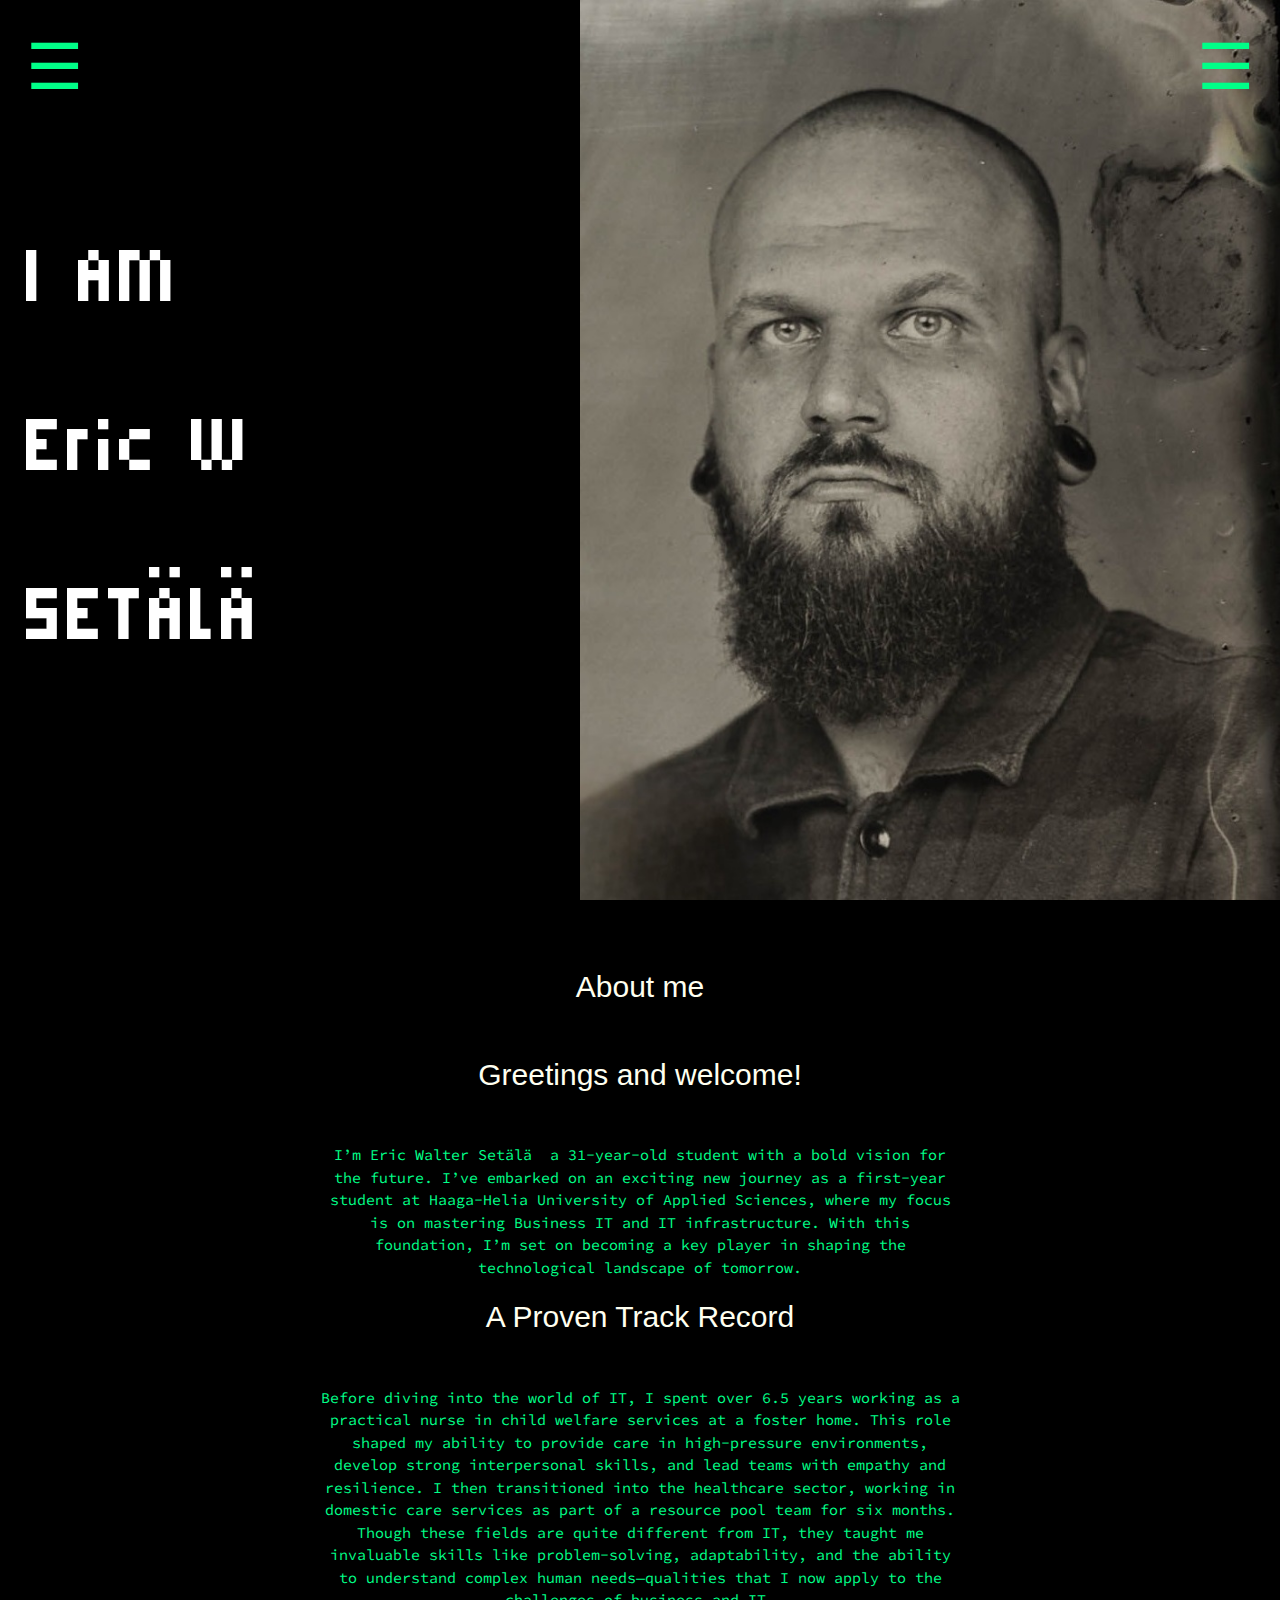
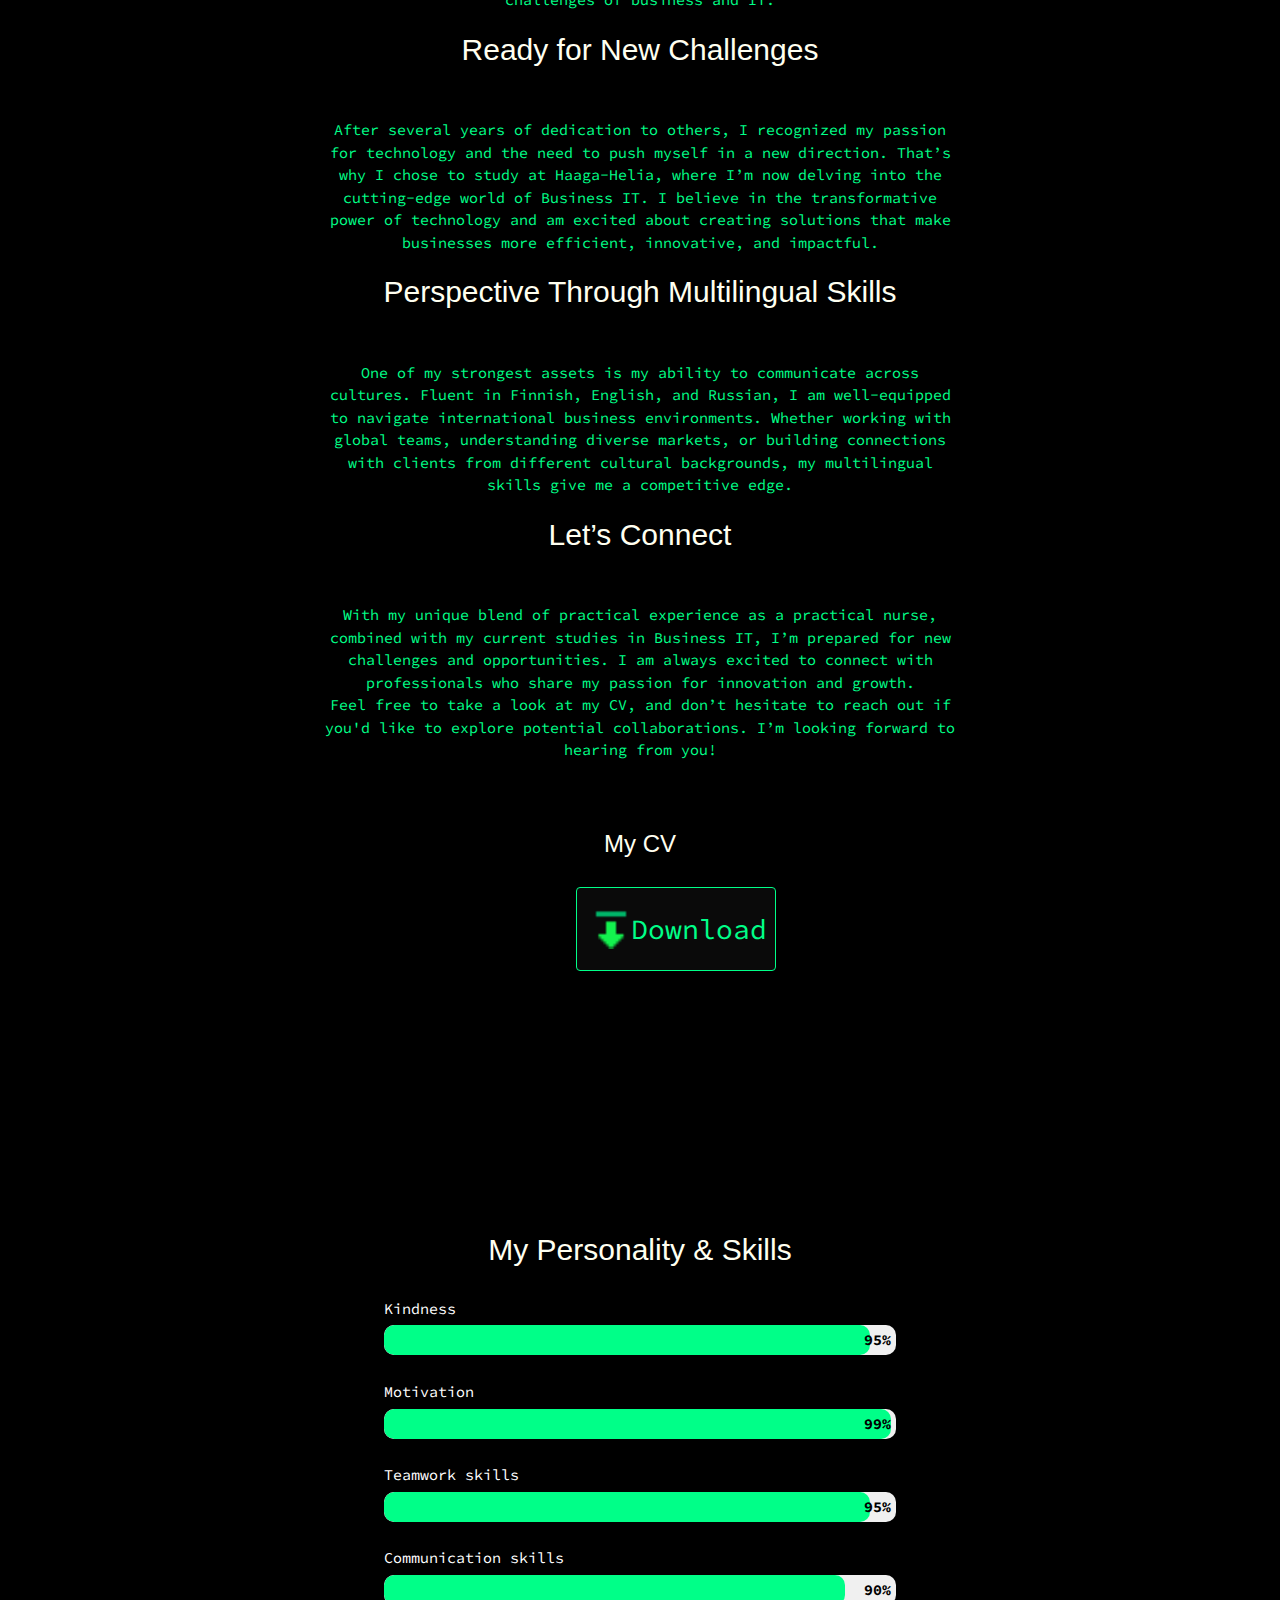
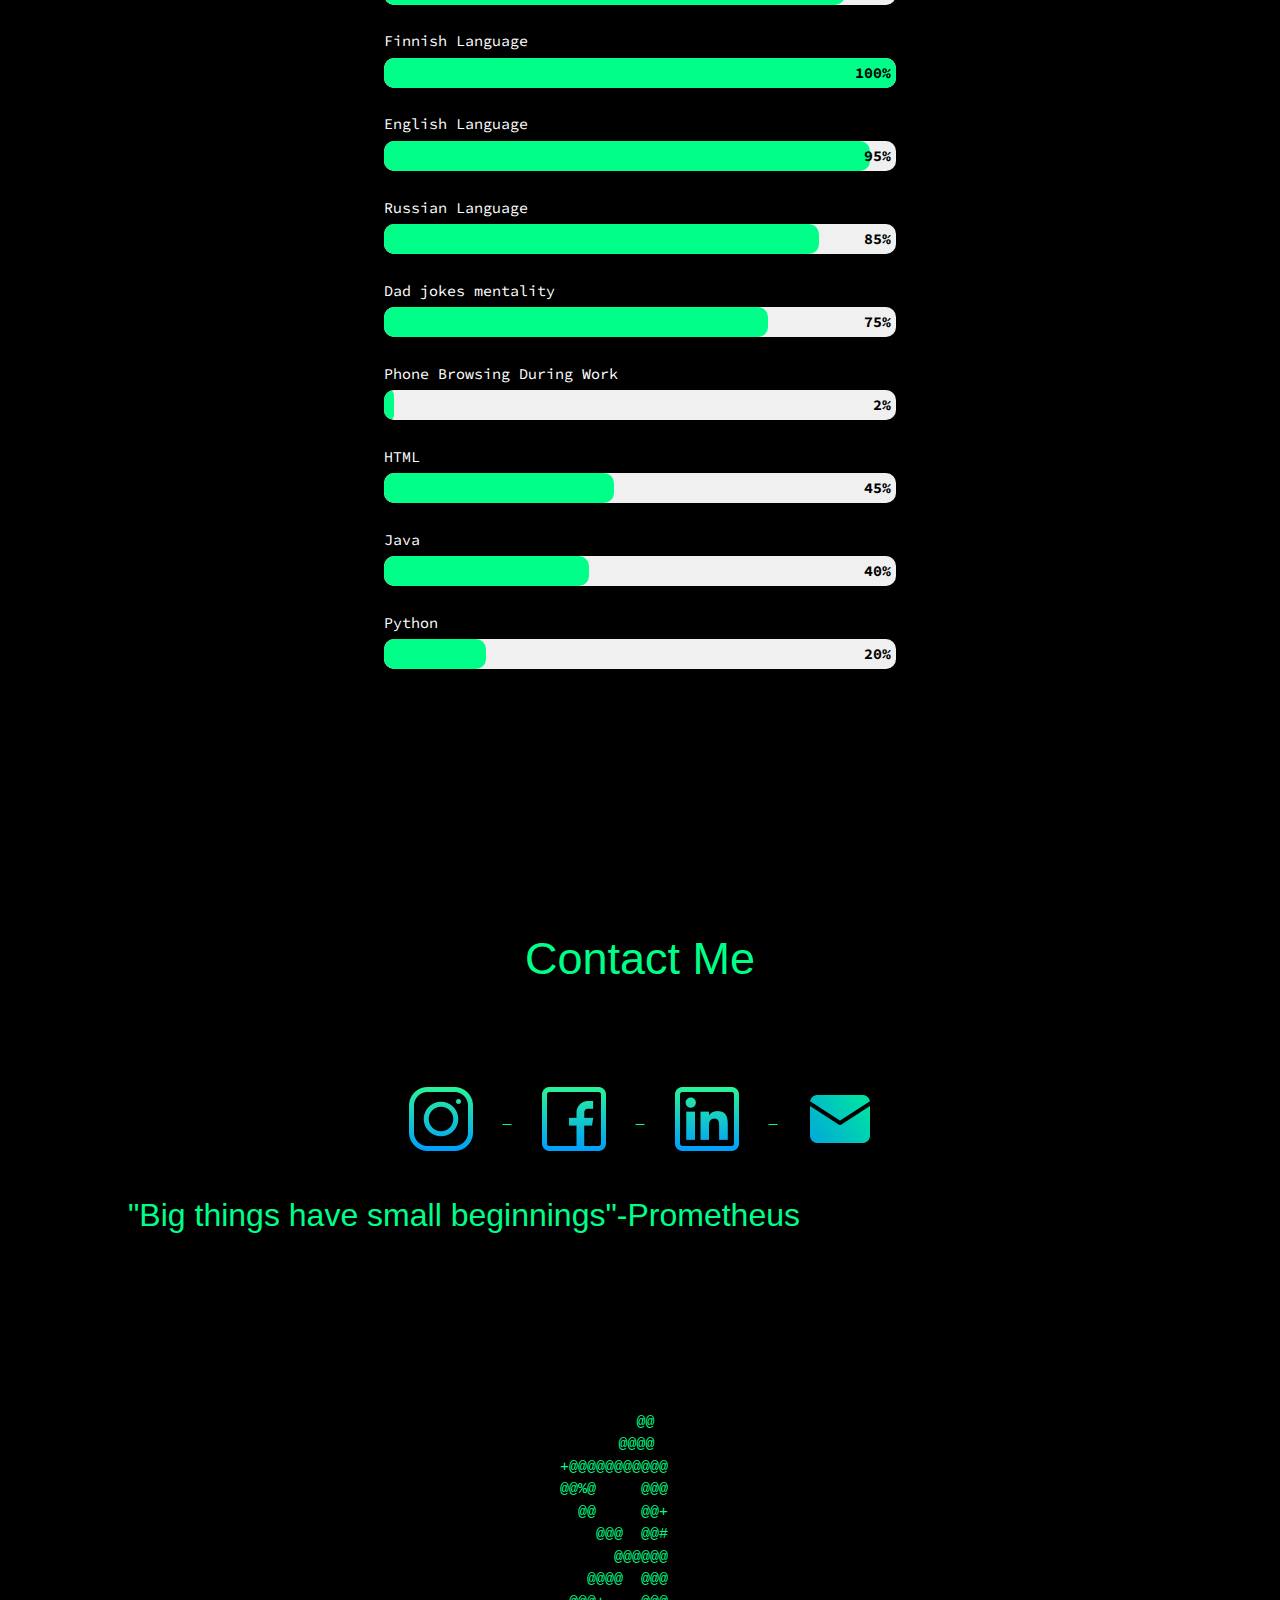
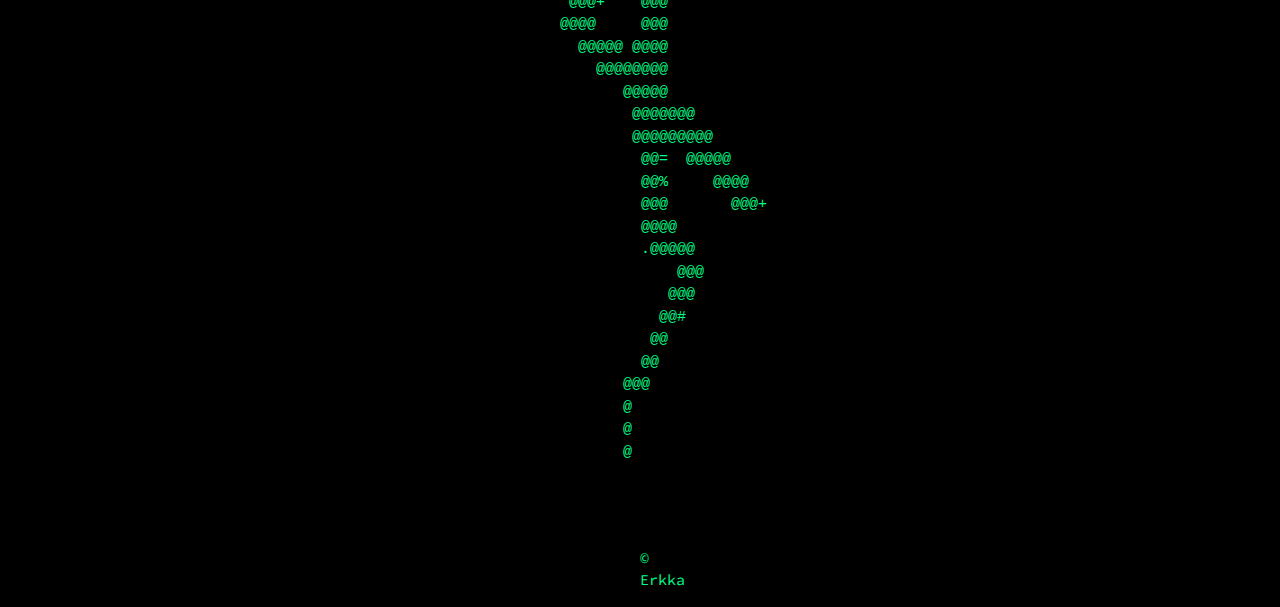
<file: index.html>
<!DOCTYPE html>
<html lang="en">

<head>

  <title>Eric W Setälä</title>
  <!-- koodisto -->
  <meta charset="utf-8">
  <!-- skaalaus -->
  <meta name="viewport" content="width=device-width, initial-scale=1.0">
  <meta name="description" content="About me, my portfolio & CV">
  <meta name="author" content="EricWS">

  <!-- Navigointipalkki pohja syöte -->
  <link rel="stylesheet" href="https://www.w3schools.com/w3css/4/w3.css">


  <!-- Linkki ulkopuoliseen tiedostoon -->
  <link href="../css/tyyli.css" rel="stylesheet">
</head>

<body>

  <!-- Navigointipalkki vasemmalla -->
  <div class="w3-sidebar w3-bar-block w3-card w3-animate-left" style="display:none" id="leftMenu">
    <button onclick="closeLeftMenu()" class="w3-bar-item w3-button w3-large">Close &times;</button>
    <a href="#osa1" class="w3-bar-item w3-button">Frontpage</a>
    <a href="#osa2" class="w3-bar-item w3-button">Personality & Skills </a>
    <a href="#osa3" class="w3-bar-item w3-button">ContactMe</a>
  </div>

  <!-- Navigointipalkki oikealla -->
  <div class="w3-sidebar w3-bar-block w3-card w3-animate-right" style="display:none; right:0;" id="rightMenu">
    <button onclick="closeRightMenu()" class="w3-bar-item w3-button w3-large">Close &times;</button>
    <a href="#osa1" class="w3-bar-item w3-button">Frontpage</a>
    <a href="#osa2" class="w3-bar-item w3-button">Personality & Skills </a>
    <a href="#osa3" class="w3-bar-item w3-button">ContactMe</a>
  </div>

  <!-- Ylävalikko, jossa navigointi-ikonit -->
  <div class="top-navigation">
    <!-- Vasemman reunan ikoni -->
    <button class="w3-button w3-transparent w3-jumbo left-icon" onclick="openLeftMenu()">&#9776;</button>

    <!-- Oikean reunan ikoni -->
    <button class="w3-button w3-transparent w3-jumbo right-icon" onclick="openRightMenu()">&#9776;</button>
  </div>

  <!-- JavaScript toiminnot navigointipalkkien avaukselle -->
  <script>
    function openLeftMenu() {
      document.getElementById("leftMenu").style.display = "block";
    }

    function closeLeftMenu() {
      document.getElementById("leftMenu").style.display = "none";
    }

    function openRightMenu() {
      document.getElementById("rightMenu").style.display = "block";
    }

    function closeRightMenu() {
      document.getElementById("rightMenu").style.display = "none";
    }
  </script>

<section id="osa1">
  <div class="Frontpage"></div>
</section>

  <div class="header">
    <h1> I AM <br> Eric W SETÄLÄ </h1>
    <div class="image-container">
      <img src="../images/parsta.jpg" alt="Pärstä kuva" width="700" height="900">
    </div> 
  </div>

  
<main> 
    
    <h2>About me</h2>

    <br>

    <h2>Greetings and welcome!</h2>

    <br>

    <p>I’m Eric Walter Setälä &shy;
      a 31-year-old student with a bold vision for the future. I’ve embarked on an exciting new journey as a first-year
      student at Haaga-Helia University of Applied Sciences, where my focus is on mastering Business IT and IT
      infrastructure.
      With this foundation, I’m set on becoming a key player in shaping the technological landscape of tomorrow.
    </p>

    <h2>A Proven Track Record</h2>

    <br>

    <p>Before diving into the world of IT, I spent over 6.5 years working as a practical nurse in child welfare services
      at a foster home.
      This role shaped my ability to provide care in high-pressure environments, develop strong interpersonal skills,
      and lead teams with empathy and resilience.
      I then transitioned into the healthcare sector, working in domestic care services as part of a resource pool team
      for six months.
      Though these fields are quite different from IT, they taught me invaluable skills like problem-solving,
      adaptability, and the ability to understand complex human needs—qualities that I now apply to the challenges of
      business and IT.
    </p>

    <h2>Ready for New Challenges</h2>

    <br>

    <p>After several years of dedication to others, I recognized my passion for technology and the need to push myself
      in a new direction.
      That’s why I chose to study at Haaga-Helia, where I’m now delving into the cutting-edge world of Business IT.
      I believe in the transformative power of technology and am excited about creating solutions that make businesses
      more efficient, innovative, and impactful.
    </p>

    <h2>Perspective Through Multilingual Skills</h2>

    <br>

    <p>One of my strongest assets is my ability to communicate across cultures. Fluent in Finnish, English, and Russian,
      I am well-equipped to navigate international business environments.
      Whether working with global teams, understanding diverse markets, or building connections with clients from
      different cultural backgrounds, my multilingual skills give me a competitive edge.
    </p>

    <h2>Let’s Connect</h2>

    <br>

    <p>With my unique blend of practical experience as a practical nurse, combined with my current studies in Business
      IT, I’m prepared for new challenges and opportunities. I am always excited to connect with professionals who share
      my passion for innovation and growth.
      <br>Feel free to take a look at my CV, and don’t hesitate to reach out if you'd like to explore potential
      collaborations. I’m looking forward to hearing from you!
    </p>

    <h3>My CV</h3>

    <button class="button" onclick="downloadCV()">
      <img src="../images/icons8-download-16.png" alt="DownloadIcon">
      <span>Download</span>
    </button>

    <script>
      function downloadCV() {
        
        var link = document.createElement('a');

        link.href = 'https://tinyurl.com/pm2p3uss';

        link.download = 'CV.pdf';

        link.target = '_blank';

        link.click();
      }
    </script>

  </main>

<section id="osa2">
  <div class="osa2">
      <h2> My Personality & Skills </h2>
      <div class="tolpat"></div>
    <div class="pttolpat">

        <div class="bar">
            <div class="info">
                <span>Kindness</span>
            </div>
            <div class="progress-bar">
                <span class="kindness"></span>
                <span class="percentage">95%</span>
            </div>
        </div>

        <div class="bar">
            <div class="info">
                <span>Motivation</span>
            </div>
            <div class="progress-bar">
                <span class="motivation"></span>
                <span class="percentage">99%</span>
            </div>
        </div>

        <div class="bar">
            <div class="info">
                <span>Teamwork skills</span>
            </div>
            <div class="progress-bar">
                <span class="teamwork"></span>
                <span class="percentage">95%</span>
            </div>
        </div>

        <div class="bar">
            <div class="info">
                <span>Communication skills</span>
            </div>
            <div class="progress-bar">
                <span class="communication"></span>
                <span class="percentage">90%</span>
            </div>
        </div>

        <div class="bar">
            <div class="info">
                <span>Finnish Language</span>
            </div>
            <div class="progress-bar">
                <span class="finnish"></span>
                <span class="percentage">100%</span>
            </div>
        </div>

        <div class="bar">
            <div class="info">
                <span>English Language</span>
            </div>
            <div class="progress-bar">
                <span class="english"></span>
                <span class="percentage">95%</span>
            </div>
        </div>

        <div class="bar">
            <div class="info">
                <span>Russian Language</span>
            </div>
            <div class="progress-bar">
                <span class="russian"></span>
                <span class="percentage">85%</span>
            </div>
        </div>

        <div class="bar">
            <div class="info">
                <span>Dad jokes mentality</span>
            </div>
            <div class="progress-bar">
                <span class="kjehrah-jokes"></span>
                <span class="percentage">75%</span>
            </div>
        </div>

        <div class="bar">
            <div class="info">
                <span>Phone Browsing During Work</span>
            </div>
            <div class="progress-bar">
                <span class="phone-browsing"></span>
                <span class="percentage">2%</span>
            </div>
        </div>

        <div class="bar">
            <div class="info">
                <span>HTML</span>
            </div>
            <div class="progress-bar">
                <span class="html"></span>
                <span class="percentage">45%</span>
            </div>
        </div>

        <div class="bar">
            <div class="info">
                <span>Java</span>
            </div>
            <div class="progress-bar">
                <span class="java"></span>
                <span class="percentage">40%</span>
            </div>
        </div>

        <div class="bar">
            <div class="info">
                <span>Python</span>
            </div>
            <div class="progress-bar">
                <span class="python"></span>
                <span class="percentage">20%</span>
            </div>
        </div>

    </div>

<section id="osa3">
  <div class="osa3">
      <h4> Contact Me </h4>
      
      <a href="https://www.instagram.com/ericws/" target="_blank">
        <img class="logo" src="../images/instagram.png" alt="Instagram">
    </a>
    
    <a href="https://www.facebook.com/eric.setala" target="_blank">
        <img class="logo" src="../images/facebook.png" alt="Facebook">
    </a>
    
    <a href="https://www.linkedin.com/in/eric-setälä-setälä-34795b330/" target="_blank">
        <img class="logo" src="../images/linkedin.png" alt="LinkedIn">
    </a>
    
    <a href="mailto:eric.setala@gmail.com?subject=Otsikko%20tässä&body=Hei,%0A%0A" target="_blank">
        <img class="logo" src="../images/email.png" alt="Email">
    </a>

    <h5> "Big things have small beginnings"-Prometheus </h5>

  </div>
</section>
              

         <pre>
          

          @@                       
         @@@@                        
   +@@@@@@@@@@@                       
   @@%@     @@@                       
     @@     @@+                       
       @@@  @@#                       
         @@@@@@                       
      @@@@  @@@                       
    @@@+    @@@                       
   @@@@     @@@                       
     @@@@@ @@@@                       
       @@@@@@@@                       
          @@@@@                       
           @@@@@@@                    
           @@@@@@@@@                  
            @@=  @@@@@                
            @@%     @@@@              
            @@@       @@@+            
            @@@@                      
            .@@@@@                    
                @@@                   
               @@@                    
              @@#                     
             @@                       
            @@                        
          @@@                         
          @                           
          @                           
          @                           


        </pre>

          <footer>
      <p>&copy; Erkka</p>
          </footer>
          
  </body>
 </html>
</file>
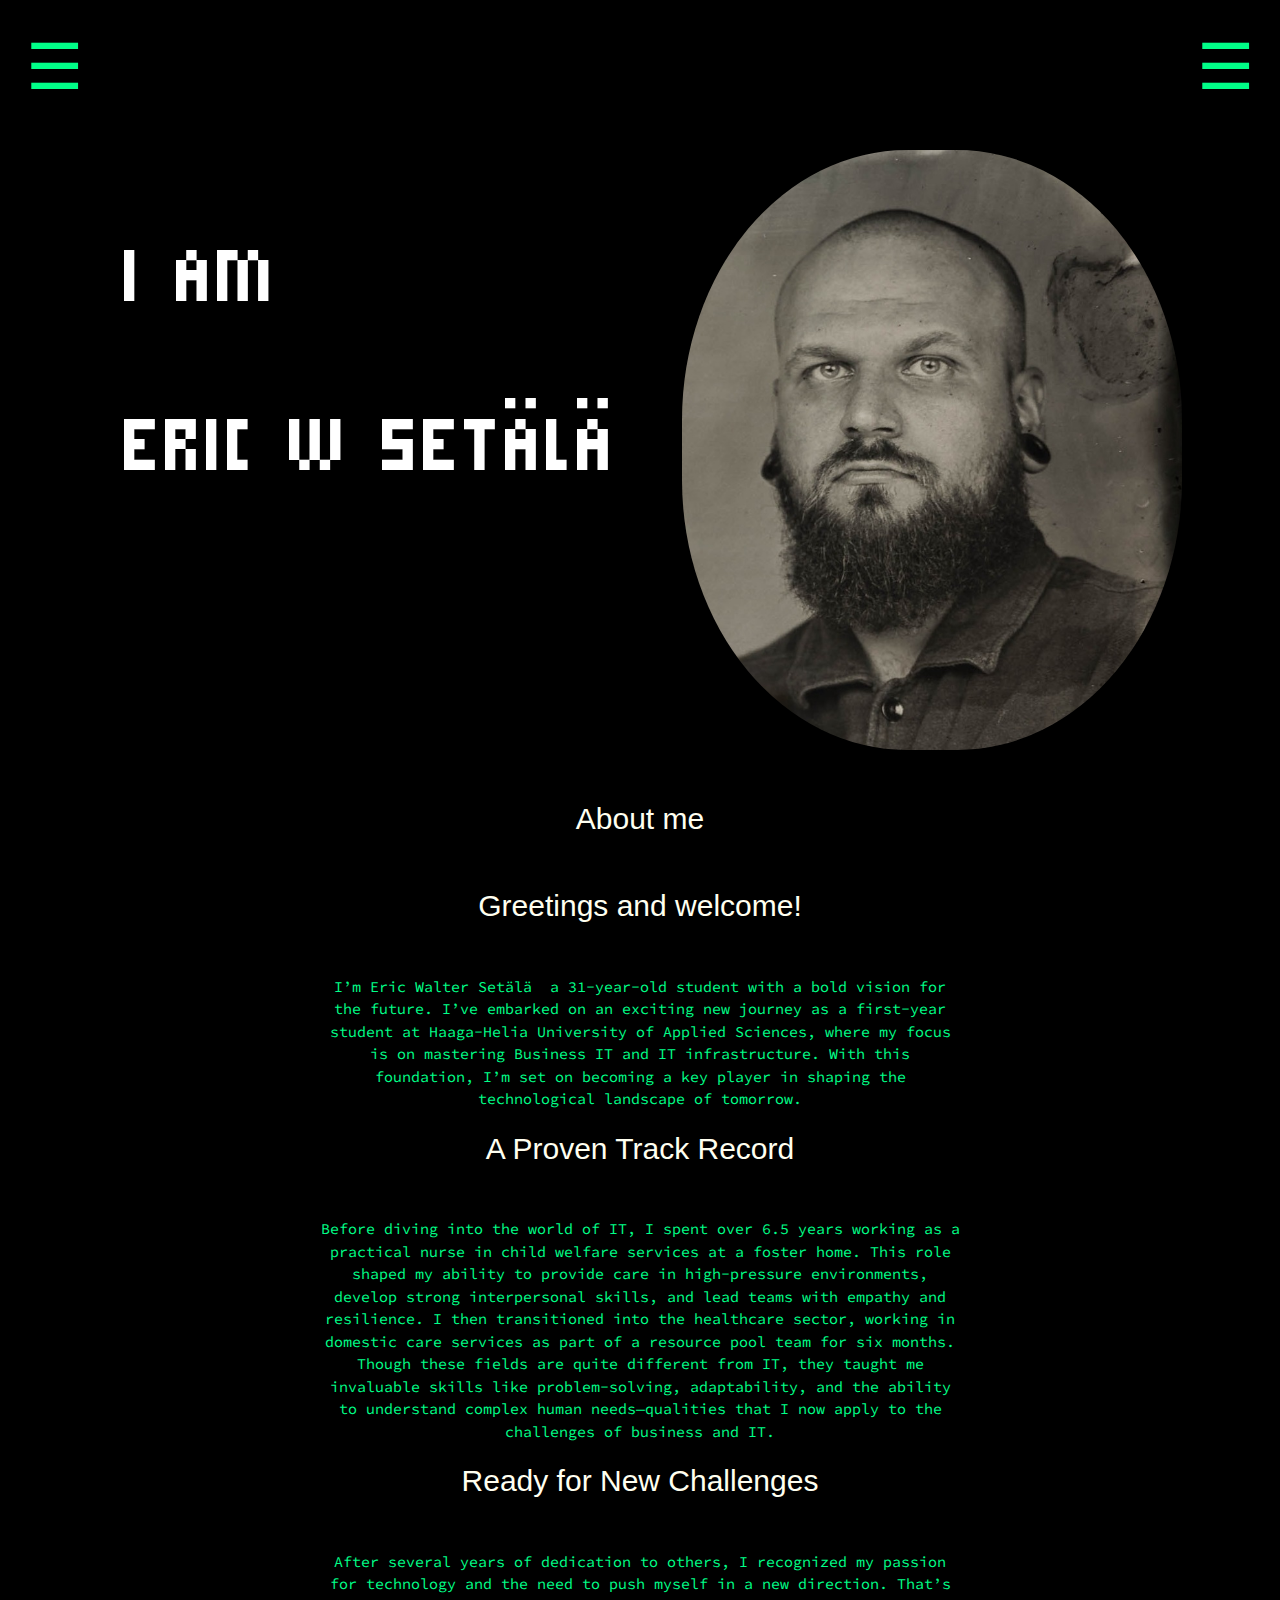
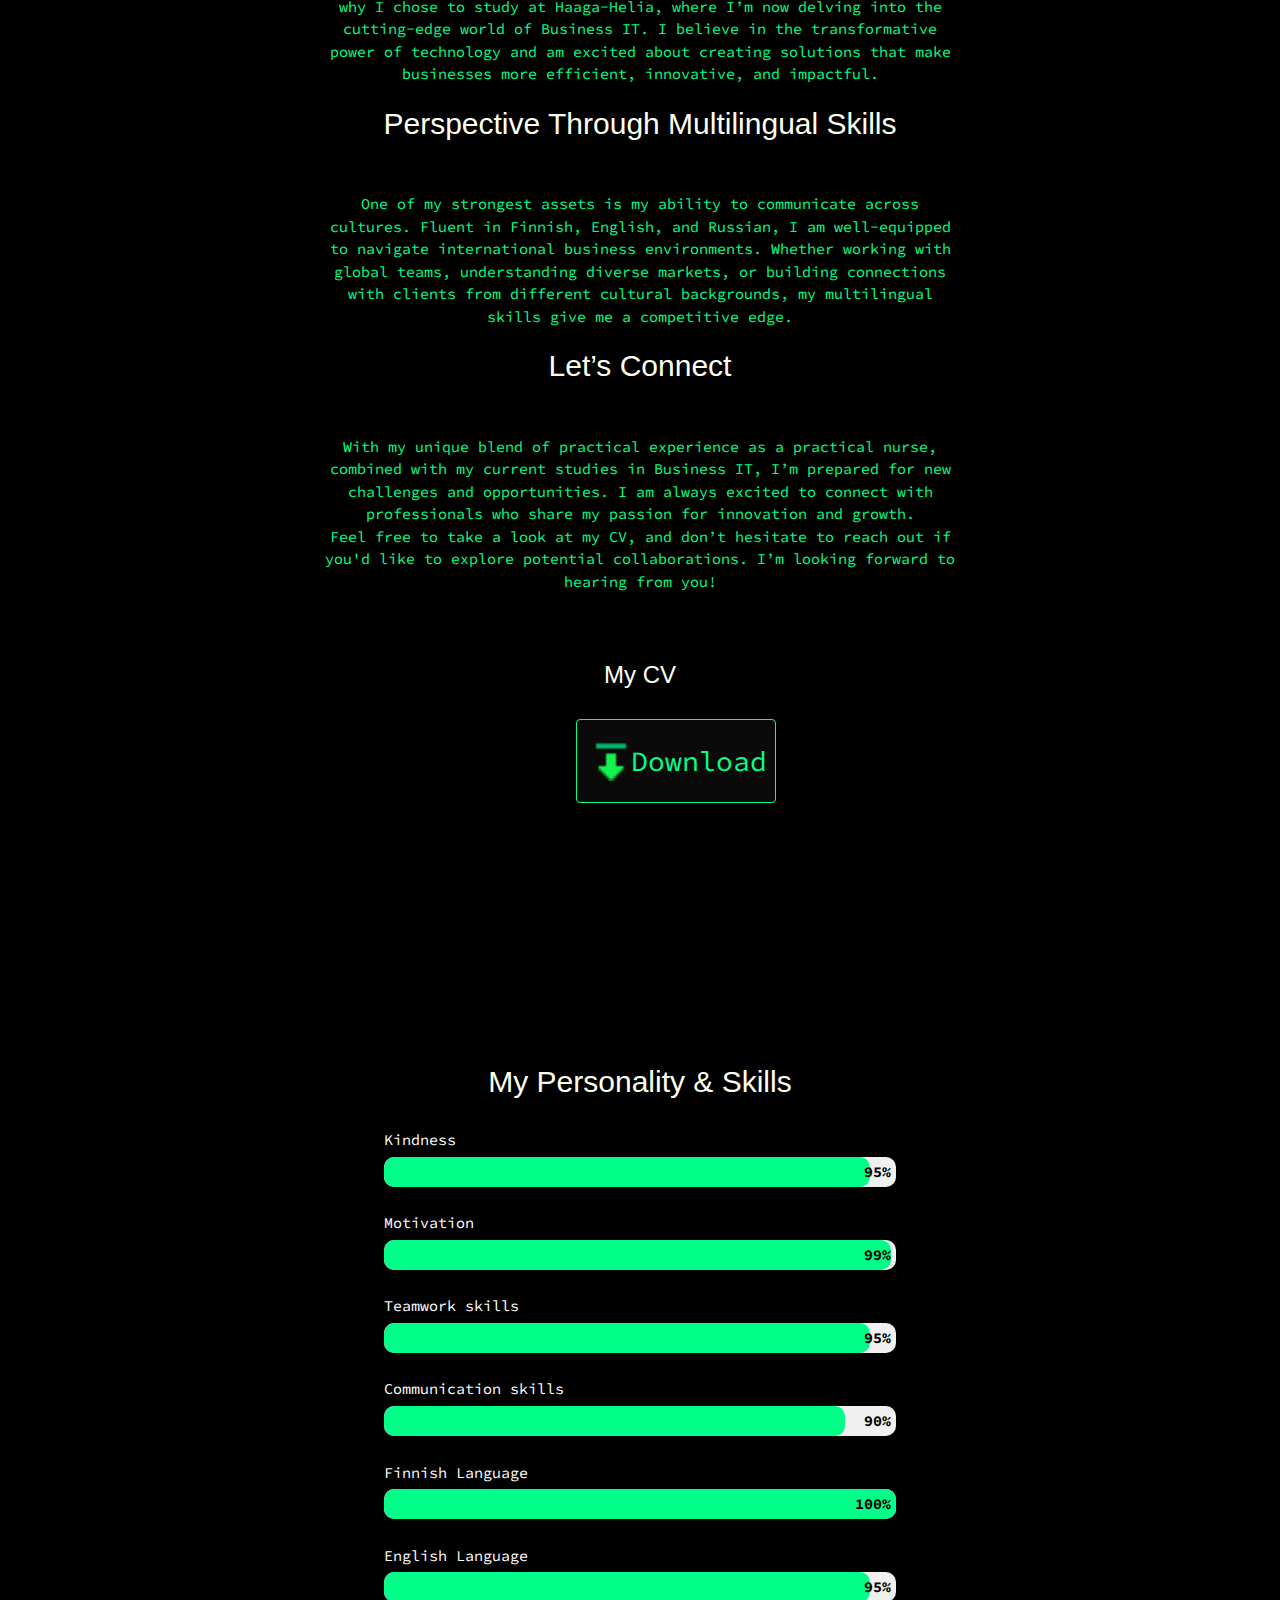
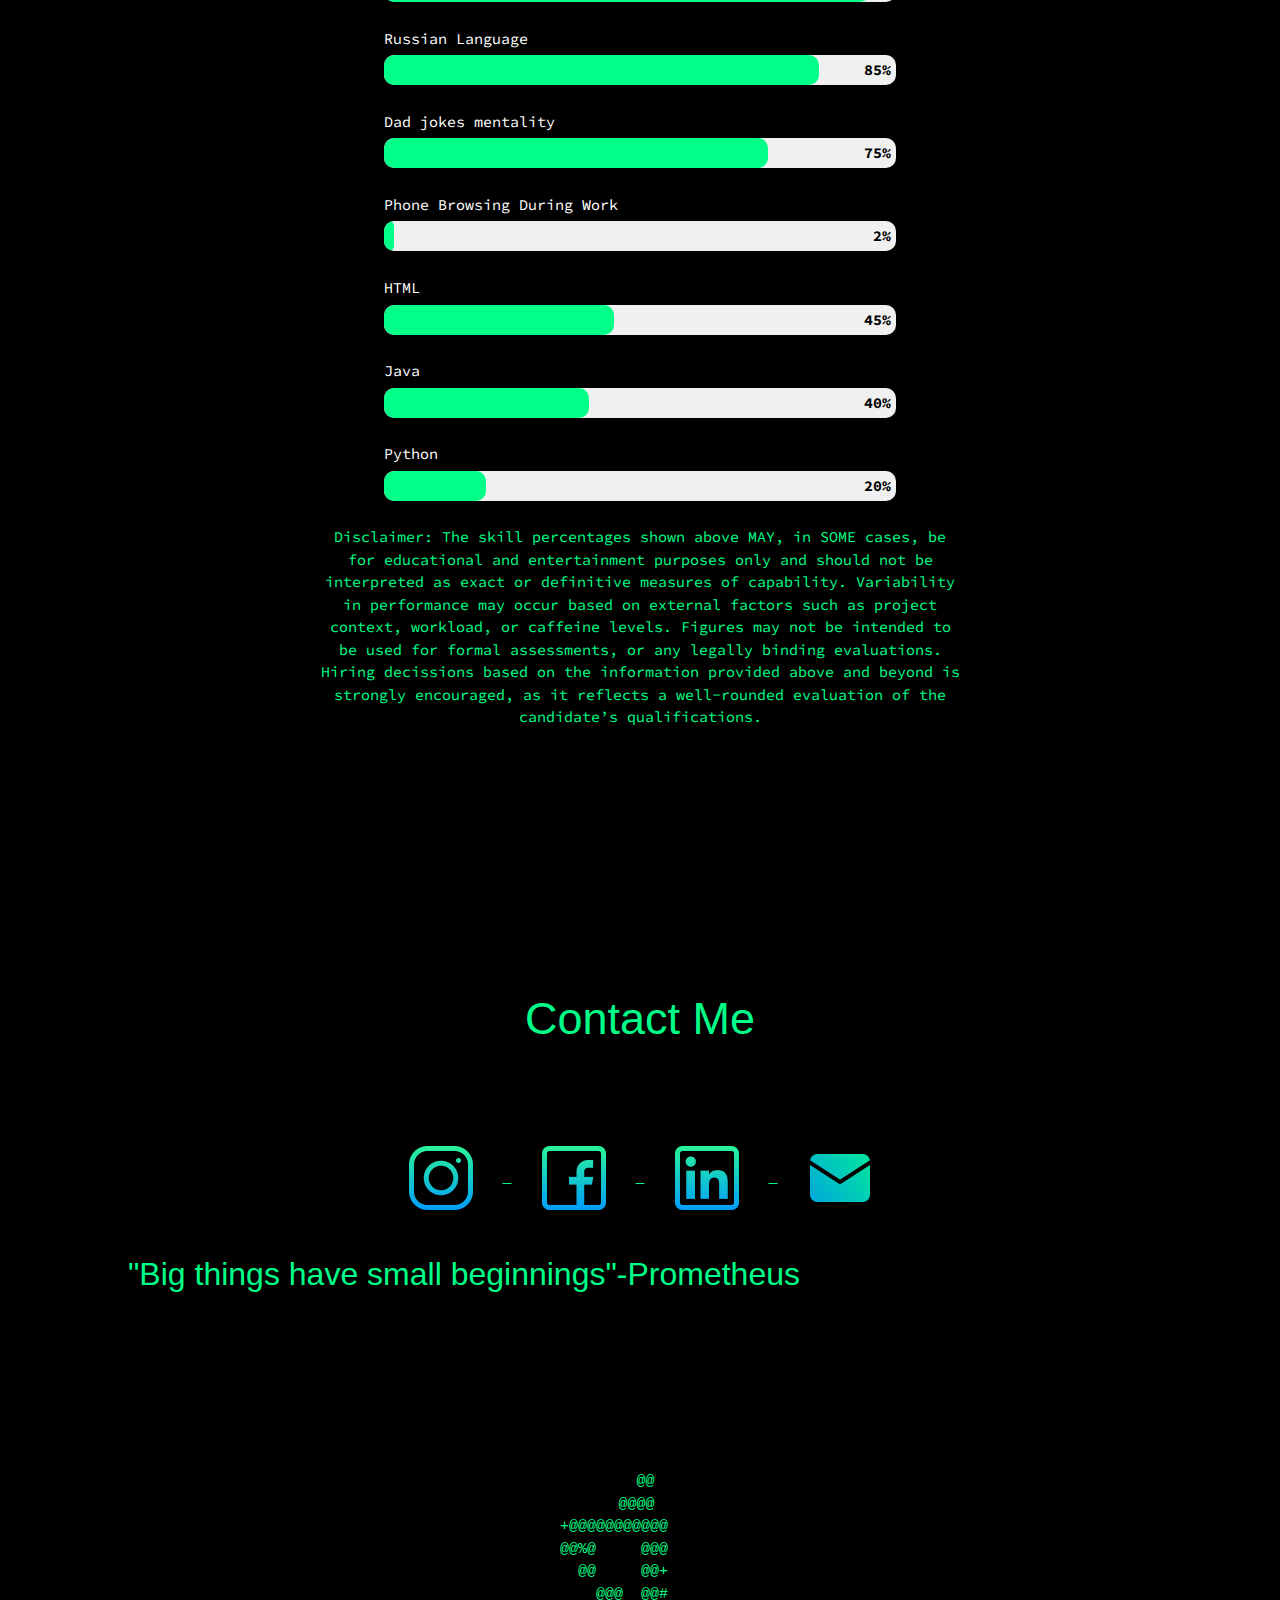
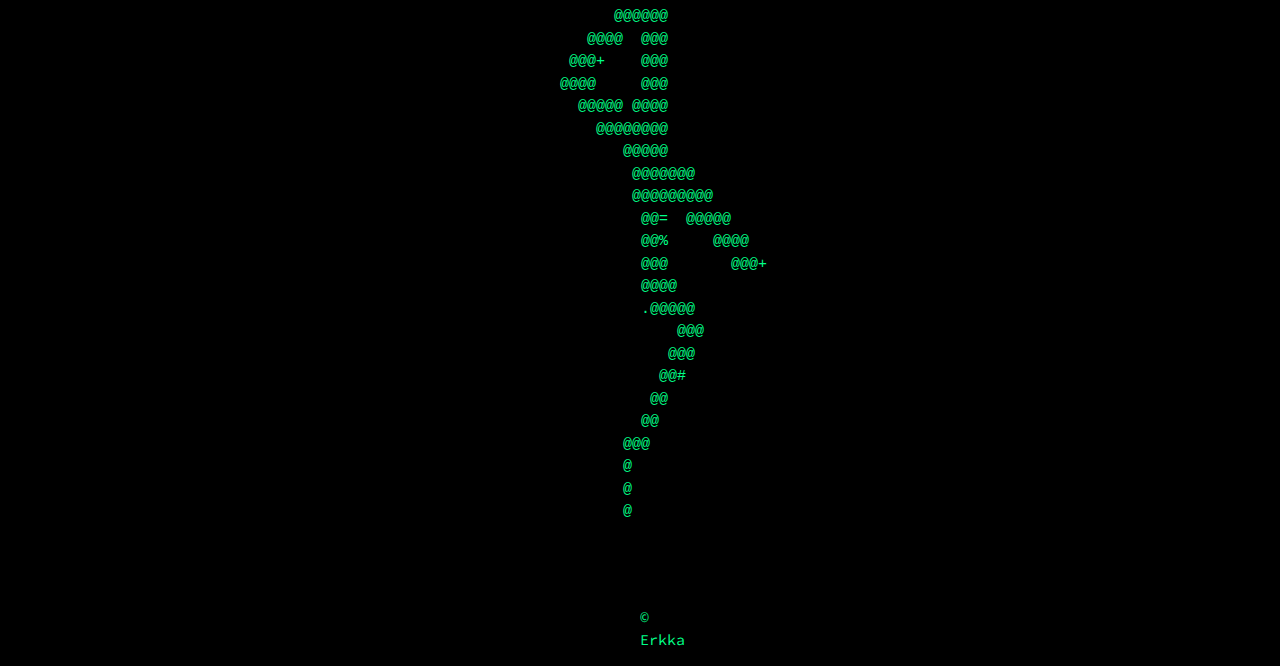
<file: html/index.html>
<!DOCTYPE html>
<html lang="en">

<head>

  <title>Eric W Setälä</title>
  
  <meta charset="utf-8">
  
  <meta name="viewport" content="width=device-width, initial-scale=1.0">
  <meta name="description" content="About me, my portfolio & CV">
  <meta name="author" content="EricWS">

  <link rel="stylesheet" href="https://www.w3schools.com/w3css/4/w3.css">



  <link href="../css/tyyli.css" rel="stylesheet">
</head>

<body>

  <div class="w3-sidebar w3-bar-block w3-card w3-animate-left" style="display:none" id="leftMenu">
    <button onclick="closeLeftMenu()" class="w3-bar-item w3-button w3-large">Close &times;</button>
    <a href="#osa1" class="w3-bar-item w3-button">Frontpage</a>
    <a href="#osa1.5" class="w3-bar-item w3-button">About Me</a>
    <a href="#osa2" class="w3-bar-item w3-button">Personality & Skills </a>
    <a href="#osa3" class="w3-bar-item w3-button">ContactMe</a>
  </div>

  <div class="w3-sidebar w3-bar-block w3-card w3-animate-right" style="display:none; right:0;" id="rightMenu">
    <button onclick="closeRightMenu()" class="w3-bar-item w3-button w3-large">Close &times;</button>
    <a href="#osa1" class="w3-bar-item w3-button">Frontpage</a>
    <a href="#osa1.5" class="w3-bar-item w3-button">About Me</a>
    <a href="#osa2" class="w3-bar-item w3-button">Personality & Skills </a>
    <a href="#osa3" class="w3-bar-item w3-button">ContactMe</a>
  </div>

  <div class="top-navigation">
    <button class="w3-button w3-transparent w3-jumbo left-icon" onclick="openLeftMenu()">&#9776;</button>

    <button class="w3-button w3-transparent w3-jumbo right-icon" onclick="openRightMenu()">&#9776;</button>
  </div>

  <script>
    function openLeftMenu() {
      const leftMenu = document.getElementById("leftMenu");
      leftMenu.style.display = "block";
  
      leftMenu.addEventListener("mouseleave", closeLeftMenu); 
    }
  
    function closeLeftMenu() {
      document.getElementById("leftMenu").style.display = "none";
    }
  
    function openRightMenu() {
      const rightMenu = document.getElementById("rightMenu");
      rightMenu.style.display = "block";
  
      rightMenu.addEventListener("mouseleave", closeRightMenu); 
    }
  
    function closeRightMenu() {
      document.getElementById("rightMenu").style.display = "none";
    }
  </script>

<section id="osa1">
  <div class="Frontpage"></div>
</section>

  <div class="header">
    <h1> I AM <br> ERIC W SETÄLÄ </h1>
    <div class="image-container">
      <img src="../images/parsta.jpg" id="parsta" alt="Pärstä kuva" width="700" height="900">
  </div>
  </div>
  
  
<main> 
  <section id="osa1.5">
    <h2>About me</h2>

    <br>

    <h2>Greetings and welcome!</h2>

    <br>

    <p>I’m Eric Walter Setälä &shy;
      a 31-year-old student with a bold vision for the future. I’ve embarked on an exciting new journey as a first-year
      student at Haaga-Helia University of Applied Sciences, where my focus is on mastering Business IT and IT
      infrastructure.
      With this foundation, I’m set on becoming a key player in shaping the technological landscape of tomorrow.
    </p>

    <h2>A Proven Track Record</h2>

    <br>

    <p>Before diving into the world of IT, I spent over 6.5 years working as a practical nurse in child welfare services
      at a foster home.
      This role shaped my ability to provide care in high-pressure environments, develop strong interpersonal skills,
      and lead teams with empathy and resilience.
      I then transitioned into the healthcare sector, working in domestic care services as part of a resource pool team
      for six months.
      Though these fields are quite different from IT, they taught me invaluable skills like problem-solving,
      adaptability, and the ability to understand complex human needs—qualities that I now apply to the challenges of
      business and IT.
    </p>

    <h2>Ready for New Challenges</h2>

    <br>

    <p>After several years of dedication to others, I recognized my passion for technology and the need to push myself
      in a new direction.
      That’s why I chose to study at Haaga-Helia, where I’m now delving into the cutting-edge world of Business IT.
      I believe in the transformative power of technology and am excited about creating solutions that make businesses
      more efficient, innovative, and impactful.
    </p>

    <h2>Perspective Through Multilingual Skills</h2>

    <br>

    <p>One of my strongest assets is my ability to communicate across cultures. Fluent in Finnish, English, and Russian,
      I am well-equipped to navigate international business environments.
      Whether working with global teams, understanding diverse markets, or building connections with clients from
      different cultural backgrounds, my multilingual skills give me a competitive edge.
    </p>

    <h2>Let’s Connect</h2>

    <br>

    <p>With my unique blend of practical experience as a practical nurse, combined with my current studies in Business
      IT, I’m prepared for new challenges and opportunities. I am always excited to connect with professionals who share
      my passion for innovation and growth.
      <br>Feel free to take a look at my CV, and don’t hesitate to reach out if you'd like to explore potential
      collaborations. I’m looking forward to hearing from you!
    </p>
  </section>

    <h3>My CV</h3>
    
    <div class="button-container">
      <button class="button" onclick="downloadCV()">
      <img src="../images/icons8-download-16.png" alt="DownloadIcon">
      <span>Download</span>
      </button>
      </div>


    <script>
      function downloadCV() {
        
        var link = document.createElement('a');

        link.href = 'https://tinyurl.com/pm2p3uss';

        link.download = 'CV.pdf';

        link.target = '_blank';

        link.click();
      }
    </script>



<section id="osa2">
  <div class="osa2">
      <h2> My Personality & Skills </h2>
      <div class="tolpat"></div>
    <div class="pttolpat">
  

        <div class="bar">
            <div class="info">
                <span>Kindness</span>
            </div>
            <div class="progress-bar">
                <span class="kindness"></span>
                <span class="percentage">95%</span>
            </div>
        </div>

        <div class="bar">
            <div class="info">
                <span>Motivation</span>
            </div>
            <div class="progress-bar">
                <span class="motivation"></span>
                <span class="percentage">99%</span>
            </div>
        </div>

        <div class="bar">
            <div class="info">
                <span>Teamwork skills</span>
            </div>
            <div class="progress-bar">
                <span class="teamwork"></span>
                <span class="percentage">95%</span>
            </div>
        </div>

        <div class="bar">
            <div class="info">
                <span>Communication skills</span>
            </div>
            <div class="progress-bar">
                <span class="communication"></span>
                <span class="percentage">90%</span>
            </div>
        </div>

        <div class="bar">
            <div class="info">
                <span>Finnish Language</span>
            </div>
            <div class="progress-bar">
                <span class="finnish"></span>
                <span class="percentage">100%</span>
            </div>
        </div>

        <div class="bar">
            <div class="info">
                <span>English Language</span>
            </div>
            <div class="progress-bar">
                <span class="english"></span>
                <span class="percentage">95%</span>
            </div>
        </div>

        <div class="bar">
            <div class="info">
                <span>Russian Language</span>
            </div>
            <div class="progress-bar">
                <span class="russian"></span>
                <span class="percentage">85%</span>
            </div>
        </div>

        <div class="bar">
            <div class="info">
                <span>Dad jokes mentality</span>
            </div>
            <div class="progress-bar">
                <span class="kjehrah-jokes"></span>
                <span class="percentage">75%</span>
            </div>
        </div>

        <div class="bar">
            <div class="info">
                <span>Phone Browsing During Work</span>
            </div>
            <div class="progress-bar">
                <span class="phone-browsing"></span>
                <span class="percentage">2%</span>
            </div>
        </div>

        <div class="bar">
            <div class="info">
                <span>HTML</span>
            </div>
            <div class="progress-bar">
                <span class="html"></span>
                <span class="percentage">45%</span>
            </div>
        </div>

        <div class="bar">
            <div class="info">
                <span>Java</span>
            </div>
            <div class="progress-bar">
                <span class="java"></span>
                <span class="percentage">40%</span>
            </div>
        </div>

        <div class="bar">
            <div class="info">
                <span>Python</span>
            </div>
            <div class="progress-bar">
                <span class="python"></span>
                <span class="percentage">20%</span>
            </div>
        </div>
    </div>
        <p>
          Disclaimer:
The skill percentages shown above MAY, in SOME cases, be for educational and entertainment purposes only and should not be interpreted as exact or definitive measures of capability. 
Variability in performance may occur based on external factors such as project context, workload, or caffeine levels. 
Figures may not be intended to be used for formal assessments, or any legally binding evaluations. 
Hiring decissions based on the information provided above and beyond is strongly encouraged, as it reflects a well-rounded evaluation of the candidate’s qualifications.
        </p>

    </div>
</section>

<section id="osa3">
  <div class="osa3">
      <h4> Contact Me </h4>
      
      <a href="https://www.instagram.com/ericws/" target="_blank">
        <img class="logo" src="../images/instagram.png" alt="Instagram">
    </a>
    
    <a href="https://www.facebook.com/eric.setala" target="_blank">
        <img class="logo" src="../images/facebook.png" alt="Facebook">
    </a>
    
    <a href="https://www.linkedin.com/in/eric-setälä-setälä-34795b330/" target="_blank">
        <img class="logo" src="../images/linkedin.png" alt="LinkedIn">
    </a>
    
    <a href="mailto:eric.setala@gmail.com?subject=Otsikko%20tässä&body=Hei,%0A%0A" target="_blank">
        <img class="logo" src="../images/email.png" alt="Email">
    </a>

    <h5> "Big things have small beginnings"-Prometheus </h5>

  </div>
</section>
              

         <pre>
          

          @@                       
         @@@@                        
   +@@@@@@@@@@@                       
   @@%@     @@@                       
     @@     @@+                       
       @@@  @@#                       
         @@@@@@                       
      @@@@  @@@                       
    @@@+    @@@                       
   @@@@     @@@                       
     @@@@@ @@@@                       
       @@@@@@@@                       
          @@@@@                       
           @@@@@@@                    
           @@@@@@@@@                  
            @@=  @@@@@                
            @@%     @@@@              
            @@@       @@@+            
            @@@@                      
            .@@@@@                    
                @@@                   
               @@@                    
              @@#                     
             @@                       
            @@                        
          @@@                         
          @                           
          @                           
          @                           


        </pre>

          <footer>
      <p>&copy; Erkka</p>
          </footer>
          
</main>
</body>
</html>
</file>
<file: css/tyyli.css>
@import url('https://fonts.googleapis.com/css2?family=Micro+5&family=Source+Code+Pro:ital,wght@0,200..900;1,200..900&display=swap');

h1{
margin-top: 15%;
margin-right: 400px;
margin-bottom: 20%;
margin-left: 2%;
color:#FFFFF0 ;
font-family: "Micro 5";
font-size: 750%;
font-weight:lighter;
}

#parsta{
    margin-top: 30%;
    border-radius: 45%;
    width: 500px;
    height: 600px;
    transition: transform 0.4s ease, box-shadow 0.4s ease;
    box-shadow: 0px 4px 10px rgba(0, 0, 0, 0.3); 
}

.top-navigation {
    position: fixed;
    top: 0;
    width: 100%;
    height: 60px;
    z-index: 1000; 
}


.left-icon {
    position: fixed;
    top: 10px; 
    left: 10px; 
    color: #00ff88;
    background: black;
    border: none;
}


.right-icon {
    position: fixed;
    top: 10px;
    right: 10px; 
    color: #00ff88;
    background: black;
    border: none;
}


#leftMenu {
    position: fixed; 
    top: 15%;          
    left: 0;        
    width: 250px;    
    height: 100%;    
    background-color: #414141;
}

#rightMenu {
    position: fixed; 
    top: 15%;          
    right: 0;        
    width: 250px;    
    height: 200%;    
    background-color: #414141;
}

.header {
    display: flex;
    justify-content: center; 
    background-color: transparent;
}

@media screen and (max-width: 700px){
    .header{
        scale: 50%;
        margin-bottom: 70%;
    }
    .h3{
        margin-bottom: 20%;
    }
    .logo{
        scale: 300%;
    }
    .button-container{
        width: 60%;  
        padding: 30px; 
    }
    }
    

.header h1 {
    margin-right: 5%; 
    color: #FFFFFF;
}

.header h1:hover {
    transform: scale(1.1); 
    box-shadow: 0px 8px 20px rgba(0, 0, 0, 0.7); 
}


#parsta:hover {
    transform: scale(1.1); 
    box-shadow: 0px 8px 20px rgba(0, 0, 0, 0.7); 
}

h2{
text-align: center;
color: #FFFFF0;
/*margin-left: 10%;
margin-right: 50%;*/
}

h3{
    text-align: center;
    color: #FFFFF0;
    margin-top: 5%;
    margin-bottom: 2%;
}



body {
    color: #00ff88; 
    text-align: left;
    background-color: #000; 
    font-family: "Source Code Pro";
    margin-bottom: 15%;
    margin: 0; 
    padding: 0; 
    
}

p{
    text-align: center;
    margin-left: 25%;
    margin-right: 25%;
}

header {
text-align: center;
color: #02894b ;
}

pre{
    text-align: center;
    margin-top: 5%;
    margin-left: 10%; 
}

footer{
    text-align: right;
    margin-right: 10%;
}

nav{
background-color: #414141;
text-align: right;

}
nav a{
color: #00ff88;
padding: 1%;
margin: 20px;
display: block;
text-decoration: none; 
}

.button {
    border-radius: 4px;
    background-color: rgb(10, 10, 10);
    border: 1px solid #00ff88;
    color: #00ff88;
    text-align: center;
    font-size: 28px;
    padding: 20px;
    width: 200px;
    transition: all 0.5s;
    cursor: pointer;
    margin: 0 auto;
    margin-left: 45%;
    margin-right: 55%;
    margin-bottom: 20%;
    display: flex;
    align-items: center;
    justify-content: center;
  }

  .button span {
    cursor: pointer;
    display: inline-block;
    position: relative;
    transition: 1s;
    margin-right: 1%;
  }

  .button img {
    margin-left: 5%;
    width: 40px;
    height: 40px;
    border-radius: 4px;
  }

  .button:hover {
    background-color: #00ff88;
    color: rgb(10, 10, 10);
  }

  footer{
    margin-left: 50%;
    margin-right: 50%;
  }
  
.pttolpat {
    width: 40%;
    margin: 0 auto;
    align-items: center;
}

.bar {
    margin: 5% 0;
}

.info {
    margin-bottom: 5px;
    color: white; /* Info-teksti valkoiseksi */
}

.progress-bar {
    background-color: #f0f0f0;
    border-radius: 10px;
    overflow: hidden;
    height: 30px;
    position: relative; 
}

.progress-bar span {
    display: block;
    height: 100%;
    border-radius: 10px;
}

.accuracy {
    width: 90%;
    background-color: #00ff88;
}

.kindness {
    width: 95%;
    background-color: #00ff88;
}

.motivation {
    width: 99%;
    background-color: #00ff88;
}

.teamwork {
    width: 95%;
    background-color: #00ff88;
}

.communication {
    width: 90%;
    background-color: #00ff88;
}

.eco {
    width: 75%;
    background-color: #00ff88;
}

.finnish {
    width: 100%;
    background-color: #00ff88;
}

.english {
    width: 95%;
    background-color: #00ff88;
}

.russian {
    width: 85%;
    background-color: #00ff88;
}

.charisma {
    width: 80%;
    background-color: #00ff88;
}

.humor {
    width: 60%;
    background-color: #00ff88;
}

.kjehrah-jokes {
    width: 75%;
    background-color: #00ff88;
}

.phone-browsing {
    width: 2%;
    background-color: #00ff88;
}

.html {
    width: 45%;
    background-color: #00ff88;
}

.java {
    width: 40%;
    background-color: #00ff88;
}

.python {
    width: 20%;
    background-color: #00ff88;
}


.percentage {
    color: black; 
    position: absolute; 
    right: 5px; 
    top: 0; 
    line-height: 30px; 
    font-weight: bold; 
}

.osa3 {
    text-align: center; 
    
}
.osa3 h5 {
    text-align: left; 
    margin-left: 10%;
    margin-top: 10px; 
}
h4 {
text-align: center;
font-size: 300%;
margin-top: 20%;
margin-bottom: 5%;
}
h5{
    margin-left: 12%;
    margin-bottom: 5%;
    font-size: xx-large;
}

.logo {
    width: 5%; 
    height: 5%; 
    margin: 30px; 
}
pre{
    margin-top: 10%;
}
</file>
